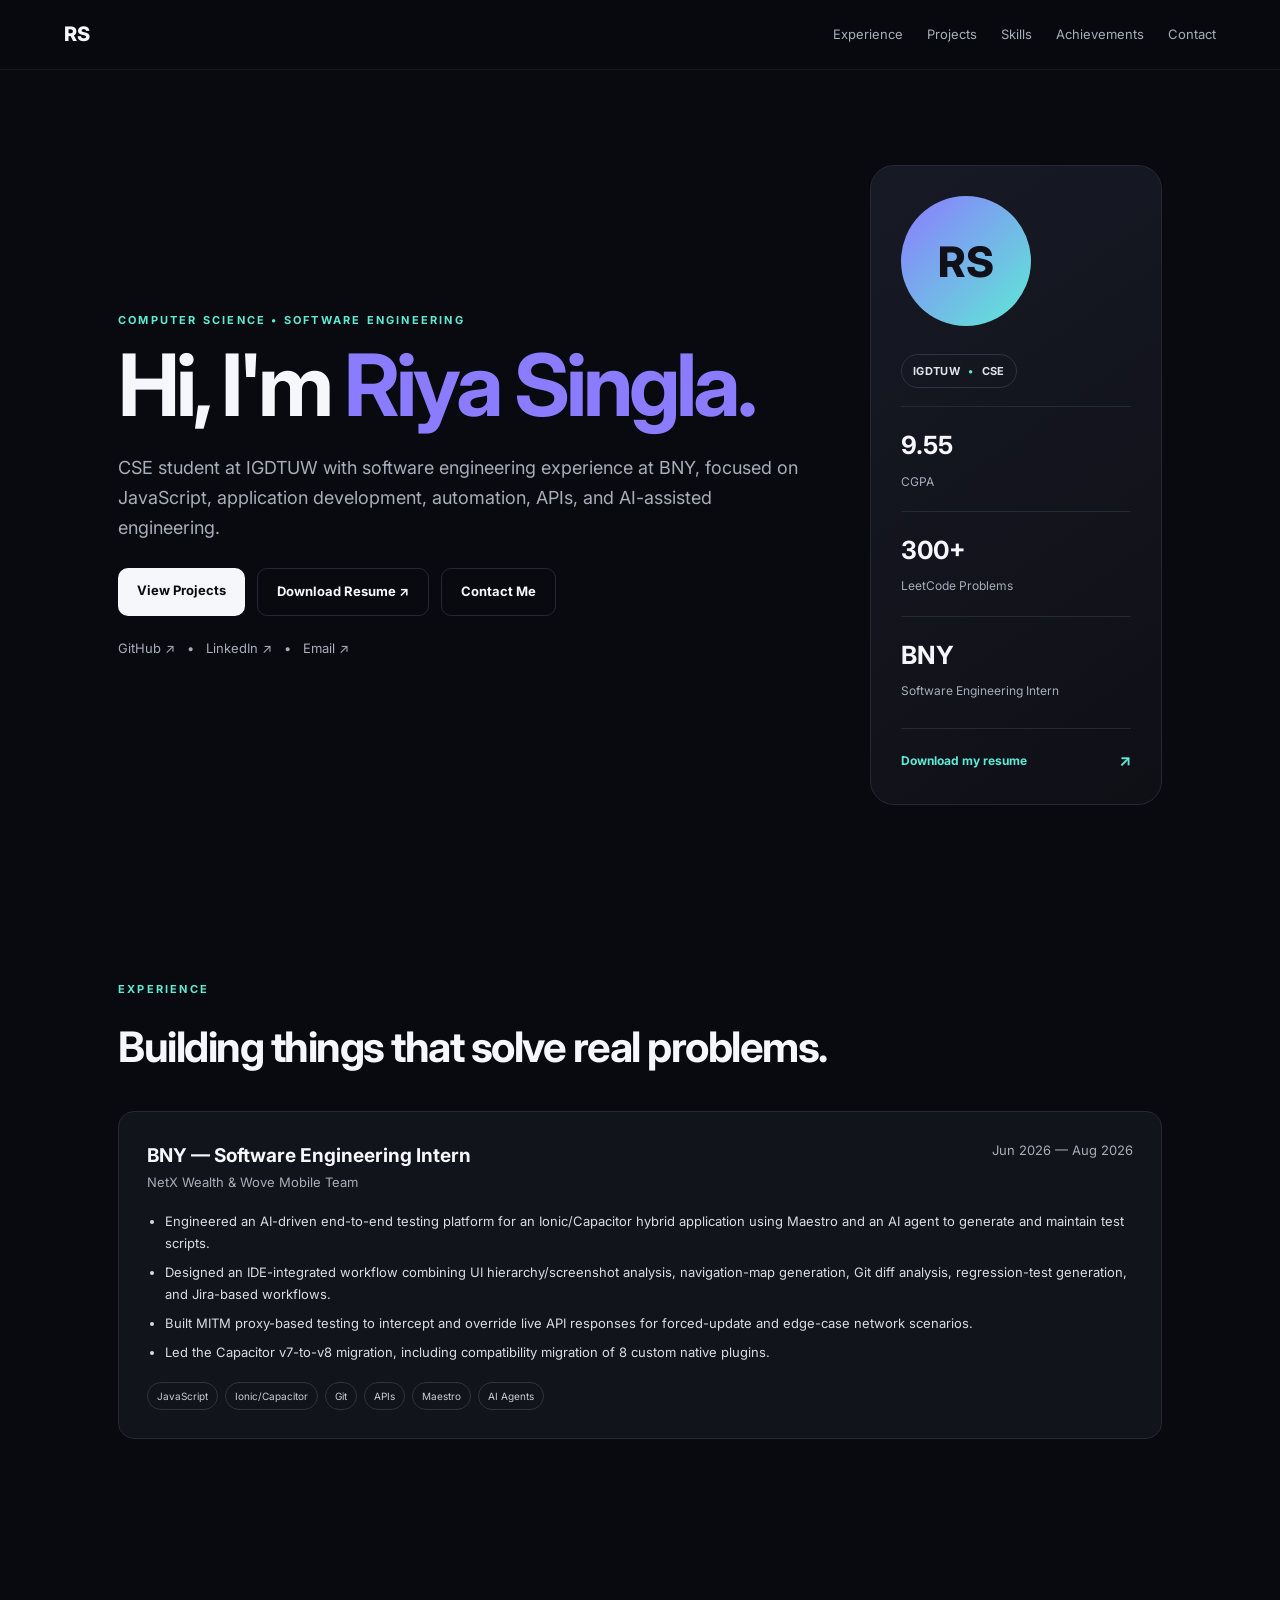
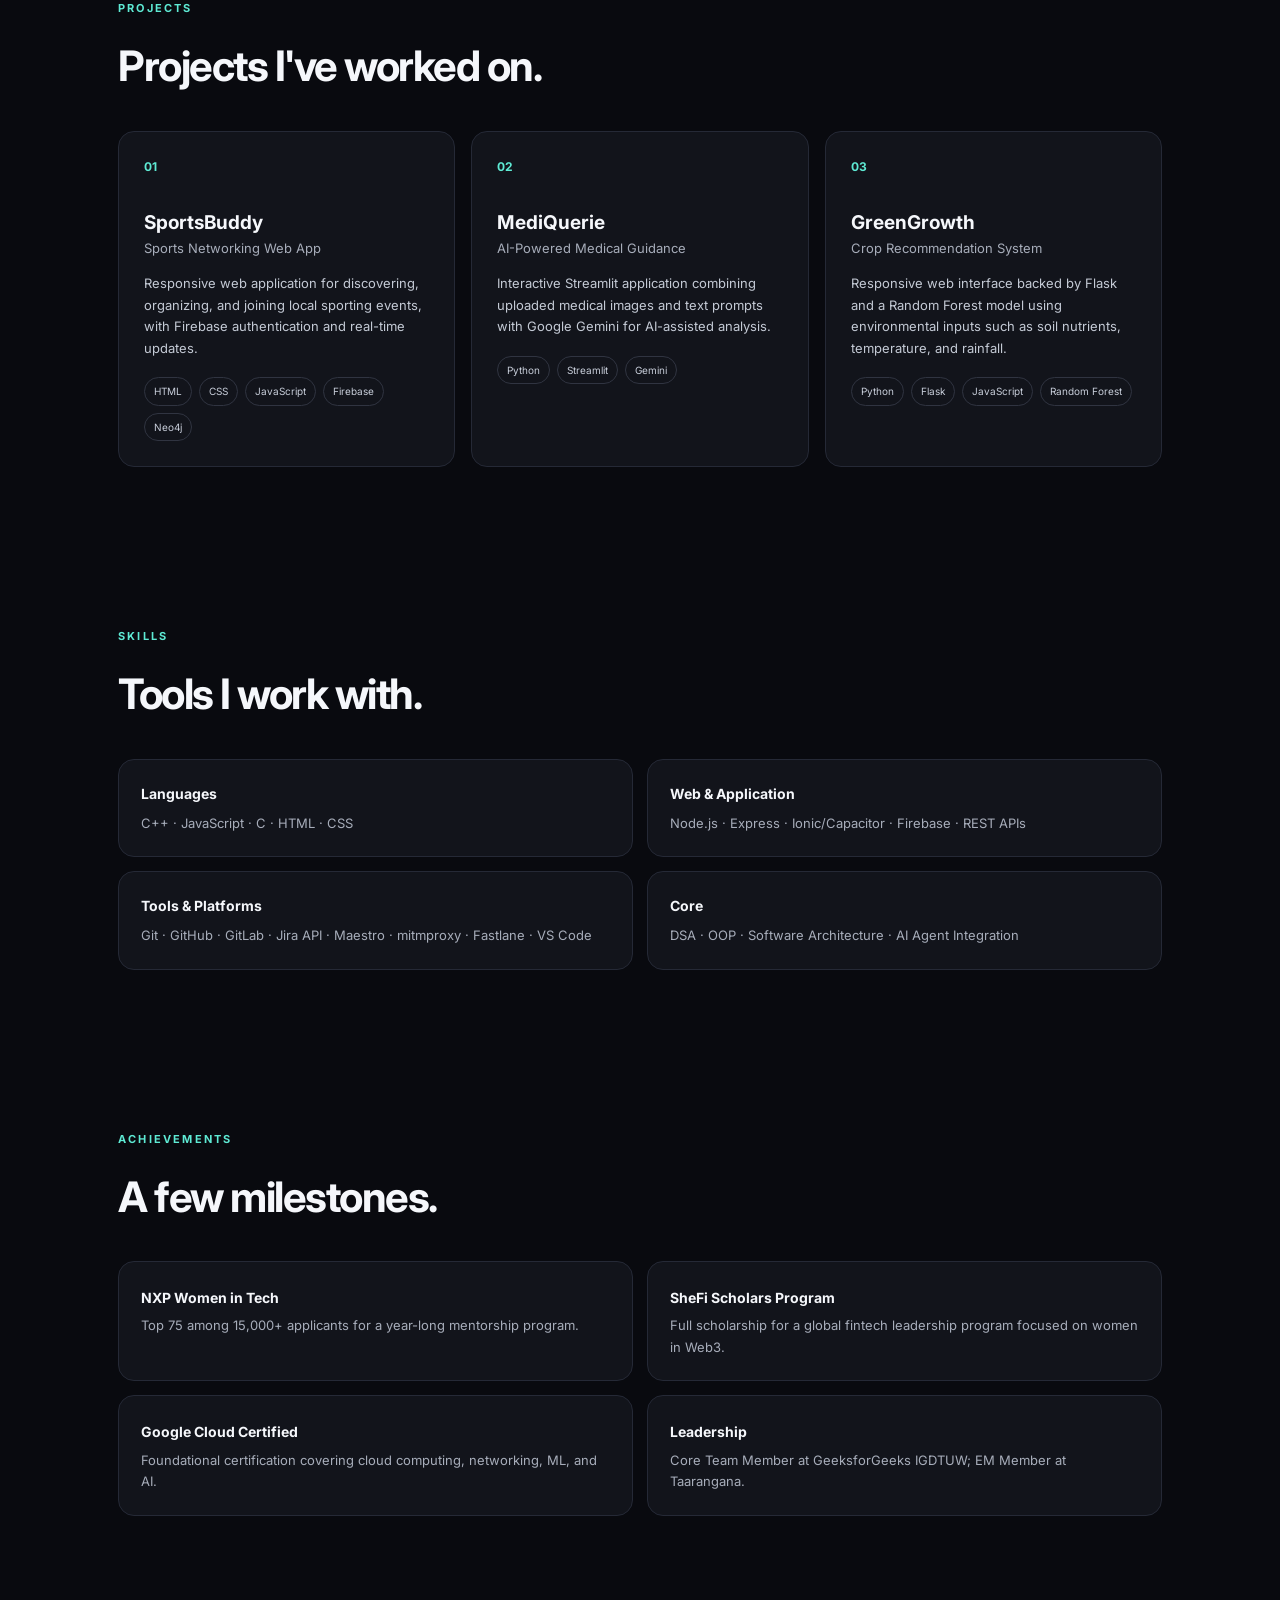
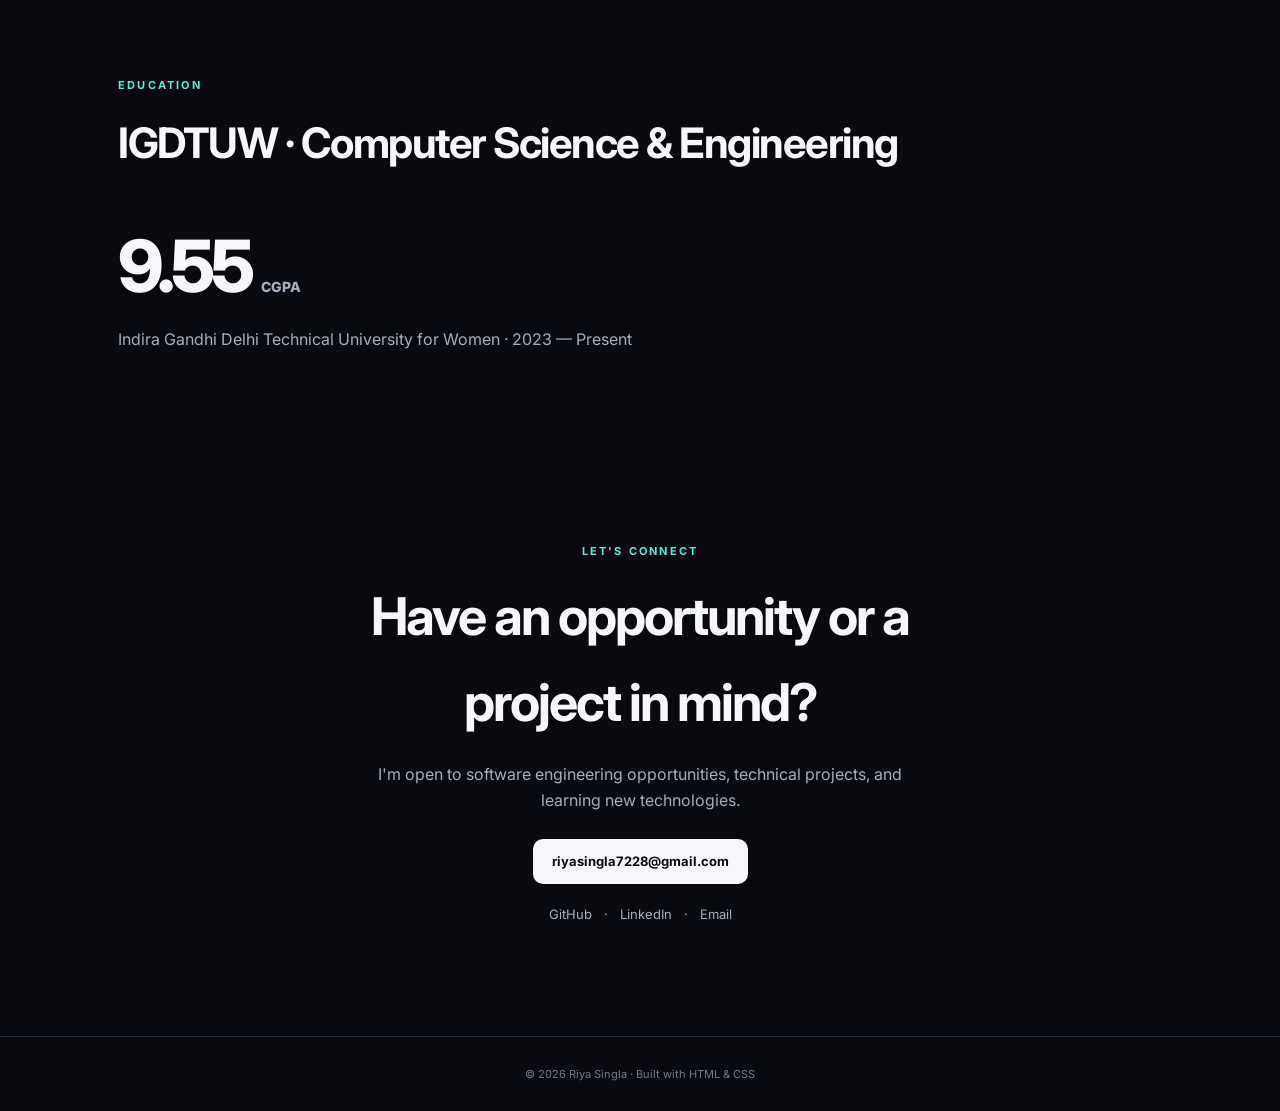
<file: index.html>
<!DOCTYPE html>
<html lang="en">
<head>
<meta charset="UTF-8">
<meta name="viewport" content="width=device-width, initial-scale=1.0">
<meta name="description" content="Riya Singla — Computer Science student and Software Engineering Intern.">
<title>Riya Singla | Software Engineer</title>
<link rel="preconnect" href="https://fonts.googleapis.com">
<link rel="preconnect" href="https://fonts.gstatic.com" crossorigin>
<link href="https://fonts.googleapis.com/css2?family=Inter:wght@400;500;600;700;800&display=swap" rel="stylesheet">
<link rel="stylesheet" href="style.css">
</head>
<body>
<nav class="nav"><a class="brand" href="#home">RS</a><div class="nav-links">
<a href="#experience">Experience</a><a href="#projects">Projects</a><a href="#skills">Skills</a><a href="#achievements">Achievements</a><a href="#contact">Contact</a>
</div></nav>
<main>
<section id="home" class="hero">
<div><p class="eyebrow">COMPUTER SCIENCE • SOFTWARE ENGINEERING</p>
<h1>Hi, I'm <span>Riya Singla.</span></h1>
<p class="hero-text">CSE student at IGDTUW with software engineering experience at BNY, focused on JavaScript, application development, automation, APIs, and AI-assisted engineering.</p>
<div class="buttons"><a class="btn primary" href="#projects">View Projects</a><a class="btn secondary" href="Riya_Singla_Resume.pdf" target="_blank" rel="noopener">Download Resume ↗</a><a class="btn secondary" href="mailto:riyasingla7228@gmail.com">Contact Me</a></div>
<div class="quick-links"><a href="https://github.com/Riya2421" target="_blank" rel="noopener">GitHub ↗</a><span>•</span><a href="https://www.linkedin.com/in/riya-singla-852232288" target="_blank" rel="noopener">LinkedIn ↗</a><span>•</span><a href="mailto:riyasingla7228@gmail.com">Email ↗</a></div></div>
<div class="hero-card"><div class="avatar">RS</div><div class="college-badge">IGDTUW <span>•</span> CSE</div><div class="stat"><strong>9.55</strong><span>CGPA</span></div><div class="stat"><strong>300+</strong><span>LeetCode Problems</span></div><div class="stat"><strong>BNY</strong><span>Software Engineering Intern</span></div><a class="resume-card-btn" href="Riya_Singla_Resume.pdf" target="_blank" rel="noopener">Download my resume <span>↗</span></a></div>
</section>
<section id="experience" class="section"><p class="eyebrow">EXPERIENCE</p><h2>Building things that solve real problems.</h2>
<article class="experience-card"><div class="card-top"><div><h3>BNY — Software Engineering Intern</h3><p>NetX Wealth & Wove Mobile Team</p></div><span>Jun 2026 — Aug 2026</span></div>
<ul><li>Engineered an AI-driven end-to-end testing platform for an Ionic/Capacitor hybrid application using Maestro and an AI agent to generate and maintain test scripts.</li><li>Designed an IDE-integrated workflow combining UI hierarchy/screenshot analysis, navigation-map generation, Git diff analysis, regression-test generation, and Jira-based workflows.</li><li>Built MITM proxy-based testing to intercept and override live API responses for forced-update and edge-case network scenarios.</li><li>Led the Capacitor v7-to-v8 migration, including compatibility migration of 8 custom native plugins.</li></ul>
<div class="tags"><span>JavaScript</span><span>Ionic/Capacitor</span><span>Git</span><span>APIs</span><span>Maestro</span><span>AI Agents</span></div></article></section>
<section id="projects" class="section"><p class="eyebrow">PROJECTS</p><h2>Projects I've worked on.</h2><div class="project-grid">
<article class="project-card"><div class="project-number">01</div><h3>SportsBuddy</h3><p class="muted">Sports Networking Web App</p><p>Responsive web application for discovering, organizing, and joining local sporting events, with Firebase authentication and real-time updates.</p><div class="tags"><span>HTML</span><span>CSS</span><span>JavaScript</span><span>Firebase</span><span>Neo4j</span></div></article>
<article class="project-card"><div class="project-number">02</div><h3>MediQuerie</h3><p class="muted">AI-Powered Medical Guidance</p><p>Interactive Streamlit application combining uploaded medical images and text prompts with Google Gemini for AI-assisted analysis.</p><div class="tags"><span>Python</span><span>Streamlit</span><span>Gemini</span></div></article>
<article class="project-card"><div class="project-number">03</div><h3>GreenGrowth</h3><p class="muted">Crop Recommendation System</p><p>Responsive web interface backed by Flask and a Random Forest model using environmental inputs such as soil nutrients, temperature, and rainfall.</p><div class="tags"><span>Python</span><span>Flask</span><span>JavaScript</span><span>Random Forest</span></div></article>
</div></section>
<section id="skills" class="section"><p class="eyebrow">SKILLS</p><h2>Tools I work with.</h2><div class="skills-grid">
<div><h3>Languages</h3><p>C++ · JavaScript · C · HTML · CSS</p></div><div><h3>Web & Application</h3><p>Node.js · Express · Ionic/Capacitor · Firebase · REST APIs</p></div><div><h3>Tools & Platforms</h3><p>Git · GitHub · GitLab · Jira API · Maestro · mitmproxy · Fastlane · VS Code</p></div><div><h3>Core</h3><p>DSA · OOP · Software Architecture · AI Agent Integration</p></div>
</div></section>
<section id="achievements" class="section"><p class="eyebrow">ACHIEVEMENTS</p><h2>A few milestones.</h2><div class="achievement-list">
<div><strong>NXP Women in Tech</strong><p>Top 75 among 15,000+ applicants for a year-long mentorship program.</p></div><div><strong>SheFi Scholars Program</strong><p>Full scholarship for a global fintech leadership program focused on women in Web3.</p></div><div><strong>Google Cloud Certified</strong><p>Foundational certification covering cloud computing, networking, ML, and AI.</p></div><div><strong>Leadership</strong><p>Core Team Member at GeeksforGeeks IGDTUW; EM Member at Taarangana.</p></div>
</div></section>
<section class="section education"><p class="eyebrow">EDUCATION</p><h2>IGDTUW · Computer Science & Engineering</h2><p class="big-number">9.55 <span>CGPA</span></p><p>Indira Gandhi Delhi Technical University for Women · 2023 — Present</p></section>
<section id="contact" class="contact"><p class="eyebrow">LET'S CONNECT</p><h2>Have an opportunity or a project in mind?</h2><p>I'm open to software engineering opportunities, technical projects, and learning new technologies.</p><a class="btn primary" href="mailto:riyasingla7228@gmail.com">riyasingla7228@gmail.com</a><div class="contact-links"><a href="https://github.com/Riya2421" target="_blank" rel="noopener">GitHub</a><span>·</span><a href="https://www.linkedin.com/in/riya-singla-852232288" target="_blank" rel="noopener">LinkedIn</a><span>·</span><a href="mailto:riyasingla7228@gmail.com">Email</a></div></section>
</main><footer>© 2026 Riya Singla · Built with HTML & CSS</footer>
</body></html>
</file>
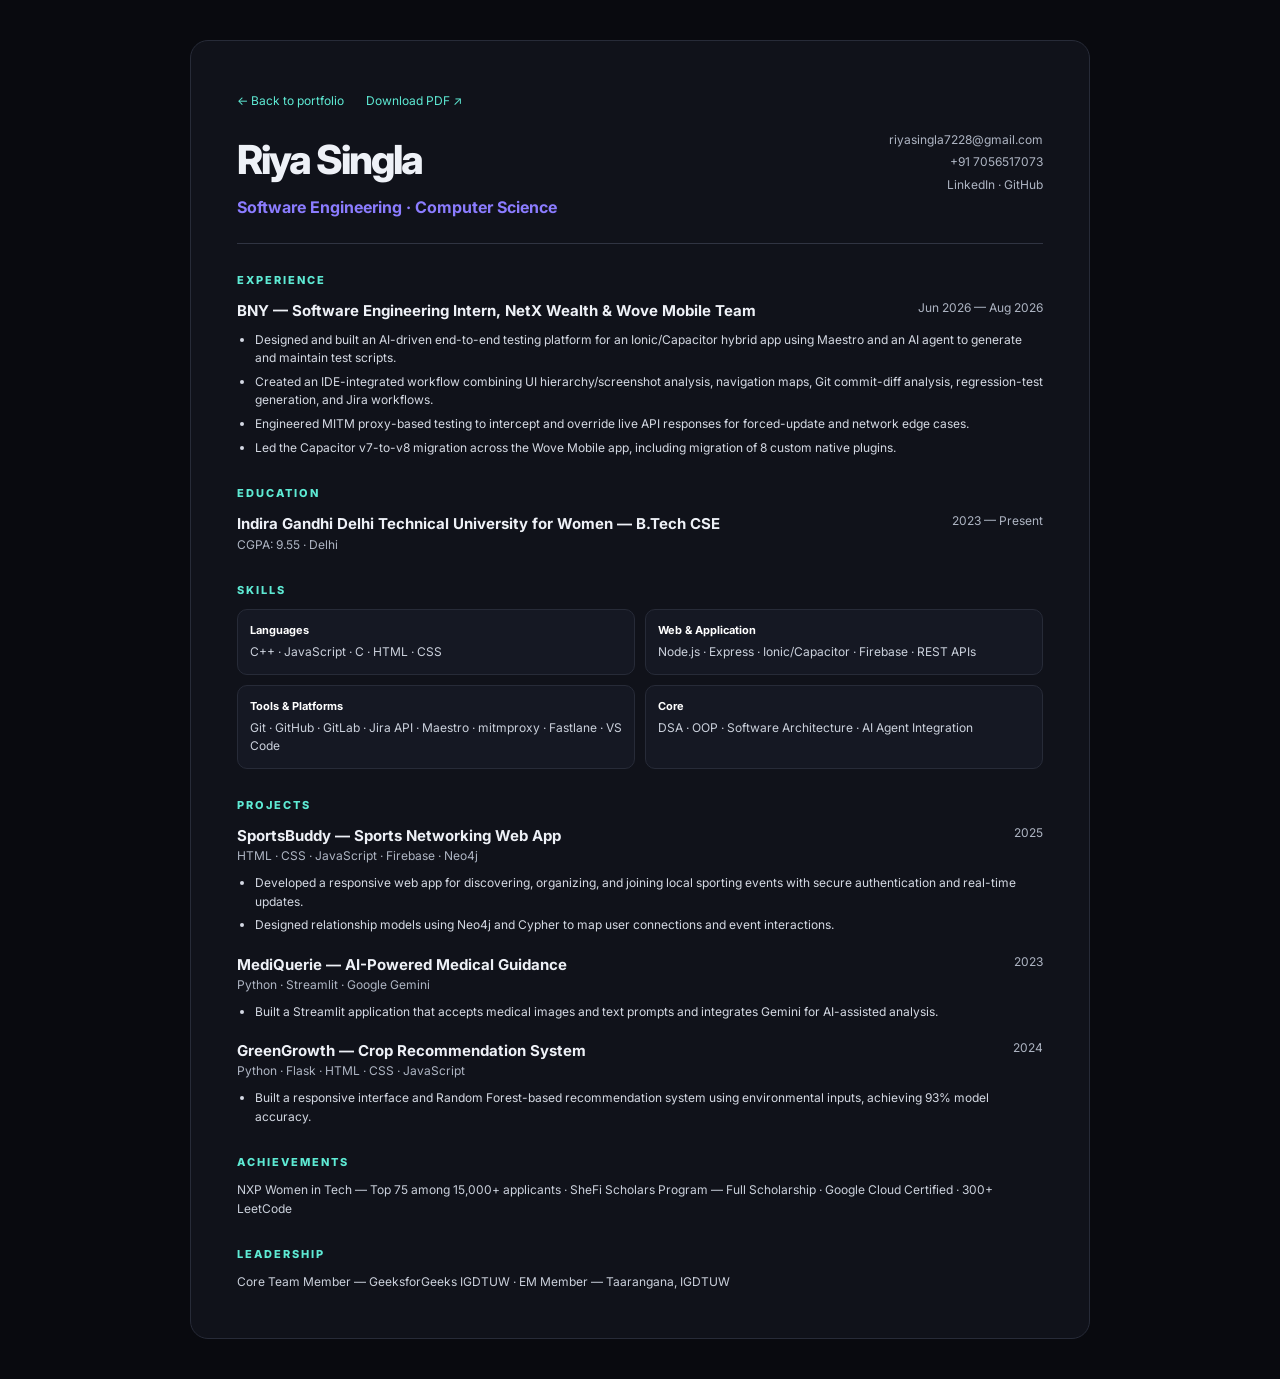
<file: resume.html>
<!DOCTYPE html>
<html lang="en">
<head>
<meta charset="UTF-8"><meta name="viewport" content="width=device-width,initial-scale=1.0">
<title>Riya Singla | Resume</title>
<link rel="preconnect" href="https://fonts.googleapis.com"><link rel="preconnect" href="https://fonts.gstatic.com" crossorigin>
<link href="https://fonts.googleapis.com/css2?family=Inter:wght@400;500;600;700;800&display=swap" rel="stylesheet">
<style>
*{box-sizing:border-box}body{margin:0;background:#090a0f;color:#eef1f7;font-family:Inter,Arial,sans-serif;line-height:1.55}.page{max-width:900px;margin:40px auto;padding:46px;background:#10121a;border:1px solid #272b38;border-radius:18px}.top{display:flex;justify-content:space-between;gap:30px;align-items:flex-start;border-bottom:1px solid #303442;padding-bottom:24px}.name{font-size:40px;font-weight:800;letter-spacing:-2px}.role{color:#8b7cff;font-weight:700;margin-top:4px}.contact{text-align:right;color:#aeb5c3;font-size:12px;line-height:1.9}.contact a{color:inherit;text-decoration:none}.section{margin-top:28px}.label{font-size:11px;letter-spacing:2px;color:#5eead4;font-weight:800;margin-bottom:10px}.item{margin-bottom:18px}.item-head{display:flex;justify-content:space-between;gap:20px}.item h3{font-size:15px;margin:0}.date{color:#aeb5c3;font-size:12px}.sub{color:#aeb5c3;font-size:12px}.item ul{margin:8px 0 0;padding-left:18px;color:#d4d9e3;font-size:12px}.item li{margin:5px 0}.skills{display:grid;grid-template-columns:1fr 1fr;gap:10px}.skill{background:#151823;border:1px solid #272b38;border-radius:10px;padding:12px;font-size:12px;color:#cbd1dc}.skill strong{display:block;color:#fff;margin-bottom:4px;font-size:11px}.tags{color:#cbd1dc;font-size:12px}.back{display:inline-block;margin-bottom:18px;color:#5eead4;font-size:12px;text-decoration:none}@media(max-width:700px){.page{margin:0;border-radius:0;padding:28px 20px}.top{flex-direction:column}.contact{text-align:left}.item-head{flex-direction:column;gap:2px}.skills{grid-template-columns:1fr}.name{font-size:32px}}
</style></head>
<body><div class="page">
<a class="back" href="index.html">← Back to portfolio</a> <a class="back" href="Riya_Singla_Resume.pdf" target="_blank" rel="noopener" style="margin-left:18px">Download PDF ↗</a>
<div class="top"><div><div class="name">Riya Singla</div><div class="role">Software Engineering · Computer Science</div></div>
<div class="contact">riyasingla7228@gmail.com<br>+91 7056517073<br><a href="https://www.linkedin.com/in/riya-singla-852232288">LinkedIn</a> · <a href="https://github.com/Riya2421">GitHub</a></div></div>

<div class="section"><div class="label">EXPERIENCE</div><div class="item"><div class="item-head"><h3>BNY — Software Engineering Intern, NetX Wealth & Wove Mobile Team</h3><span class="date">Jun 2026 — Aug 2026</span></div>
<ul><li>Designed and built an AI-driven end-to-end testing platform for an Ionic/Capacitor hybrid app using Maestro and an AI agent to generate and maintain test scripts.</li><li>Created an IDE-integrated workflow combining UI hierarchy/screenshot analysis, navigation maps, Git commit-diff analysis, regression-test generation, and Jira workflows.</li><li>Engineered MITM proxy-based testing to intercept and override live API responses for forced-update and network edge cases.</li><li>Led the Capacitor v7-to-v8 migration across the Wove Mobile app, including migration of 8 custom native plugins.</li></ul></div></div>

<div class="section"><div class="label">EDUCATION</div><div class="item"><div class="item-head"><h3>Indira Gandhi Delhi Technical University for Women — B.Tech CSE</h3><span class="date">2023 — Present</span></div><div class="sub">CGPA: 9.55 · Delhi</div></div></div>

<div class="section"><div class="label">SKILLS</div><div class="skills">
<div class="skill"><strong>Languages</strong>C++ · JavaScript · C · HTML · CSS</div>
<div class="skill"><strong>Web & Application</strong>Node.js · Express · Ionic/Capacitor · Firebase · REST APIs</div>
<div class="skill"><strong>Tools & Platforms</strong>Git · GitHub · GitLab · Jira API · Maestro · mitmproxy · Fastlane · VS Code</div>
<div class="skill"><strong>Core</strong>DSA · OOP · Software Architecture · AI Agent Integration</div></div></div>

<div class="section"><div class="label">PROJECTS</div>
<div class="item"><div class="item-head"><h3>SportsBuddy — Sports Networking Web App</h3><span class="date">2025</span></div><div class="sub">HTML · CSS · JavaScript · Firebase · Neo4j</div><ul><li>Developed a responsive web app for discovering, organizing, and joining local sporting events with secure authentication and real-time updates.</li><li>Designed relationship models using Neo4j and Cypher to map user connections and event interactions.</li></ul></div>
<div class="item"><div class="item-head"><h3>MediQuerie — AI-Powered Medical Guidance</h3><span class="date">2023</span></div><div class="sub">Python · Streamlit · Google Gemini</div><ul><li>Built a Streamlit application that accepts medical images and text prompts and integrates Gemini for AI-assisted analysis.</li></ul></div>
<div class="item"><div class="item-head"><h3>GreenGrowth — Crop Recommendation System</h3><span class="date">2024</span></div><div class="sub">Python · Flask · HTML · CSS · JavaScript</div><ul><li>Built a responsive interface and Random Forest-based recommendation system using environmental inputs, achieving 93% model accuracy.</li></ul></div></div>

<div class="section"><div class="label">ACHIEVEMENTS</div><div class="tags">NXP Women in Tech — Top 75 among 15,000+ applicants · SheFi Scholars Program — Full Scholarship · Google Cloud Certified · 300+ LeetCode</div></div>
<div class="section"><div class="label">LEADERSHIP</div><div class="tags">Core Team Member — GeeksforGeeks IGDTUW · EM Member — Taarangana, IGDTUW</div></div>
</div></body></html>
</file>
<file: style.css>
*{box-sizing:border-box;margin:0;padding:0} :root{--bg:#090a0f;--panel:#12141b;--text:#f5f7fb;--muted:#a7adba;--line:#252936;--accent:#8b7cff;--accent2:#5eead4} html{scroll-behavior:smooth}body{font-family:Inter,Arial,sans-serif;background:var(--bg);color:var(--text);line-height:1.65}a{color:inherit;text-decoration:none}.nav{position:sticky;top:0;z-index:10;display:flex;justify-content:space-between;align-items:center;padding:18px 5vw;background:rgba(9,10,15,.88);backdrop-filter:blur(14px);border-bottom:1px solid rgba(255,255,255,.06)}.brand{font-weight:800;font-size:20px}.nav-links{display:flex;gap:24px;font-size:13px;color:var(--muted)}.nav-links a:hover,.quick-links a:hover,.contact-links a:hover{color:var(--text)}main{max-width:1100px;margin:auto;padding:0 28px}.hero{min-height:calc(100vh - 70px);display:grid;grid-template-columns:1.4fr .6fr;gap:70px;align-items:center;padding:80px 0}.eyebrow{font-size:11px;letter-spacing:2.2px;font-weight:700;color:var(--accent2);margin-bottom:14px}h1{font-size:clamp(48px,8vw,86px);line-height:.98;letter-spacing:-4px}h1 span{color:var(--accent)}.hero-text{font-size:18px;color:var(--muted);max-width:680px;margin:26px 0}.buttons{display:flex;gap:12px;flex-wrap:wrap}.btn{display:inline-block;padding:12px 19px;border-radius:10px;font-weight:700;font-size:13px}.primary{background:var(--text);color:#0b0b10}.secondary{border:1px solid var(--line)}.quick-links{display:flex;gap:12px;margin-top:22px;font-size:13px;color:var(--muted)}.hero-card{background:linear-gradient(145deg,#171925,#0f1016);border:1px solid var(--line);border-radius:24px;padding:30px}.college-badge{display:inline-flex;gap:8px;align-items:center;margin:-8px 0 18px;padding:7px 11px;border:1px solid #303441;border-radius:999px;color:#dfe3ec;font-size:11px;font-weight:700;letter-spacing:.4px}.college-badge span{color:var(--accent2)}.avatar{height:130px;width:130px;border-radius:50%;display:grid;place-items:center;font-size:42px;font-weight:800;background:linear-gradient(135deg,var(--accent),var(--accent2));color:#101018;margin-bottom:30px}.stat{border-top:1px solid var(--line);padding:18px 0}.stat strong{display:block;font-size:25px}.stat span{font-size:12px;color:var(--muted)}.resume-card-btn{display:flex;justify-content:space-between;align-items:center;margin-top:8px;padding-top:18px;border-top:1px solid var(--line);font-size:12px;font-weight:700;color:var(--accent2)}.resume-card-btn span{font-size:16px}.section{padding:80px 0}.section h2{font-size:clamp(27px,4vw,42px);letter-spacing:-1.5px;margin-bottom:30px}.experience-card,.project-card,.skills-grid>div,.achievement-list>div{background:var(--panel);border:1px solid var(--line);border-radius:16px}.experience-card{padding:28px}.card-top{display:flex;justify-content:space-between;gap:20px;margin-bottom:18px}.card-top h3,.project-card h3{font-size:19px}.card-top p,.card-top>span,.muted{color:var(--muted);font-size:13px}ul{padding-left:18px;color:#d8dce5;font-size:13px}li{margin:8px 0}.tags{display:flex;flex-wrap:wrap;gap:7px;margin-top:18px}.tags span{border:1px solid #303441;border-radius:999px;padding:5px 9px;font-size:10px;color:#c8ceda}.project-grid{display:grid;grid-template-columns:repeat(3,1fr);gap:16px}.project-card{padding:25px;min-height:300px}.project-number{color:var(--accent2);font-size:12px;font-weight:700;margin-bottom:30px}.project-card p:not(.muted){font-size:13px;color:#c4cad5;margin-top:14px}.skills-grid{display:grid;grid-template-columns:1fr 1fr;gap:14px}.skills-grid>div,.achievement-list>div{padding:22px}.skills-grid h3{font-size:14px;margin-bottom:8px}.skills-grid p,.achievement-list p{color:var(--muted);font-size:13px}.achievement-list{display:grid;grid-template-columns:1fr 1fr;gap:14px}.achievement-list strong{font-size:14px}.achievement-list p{margin-top:5px}.big-number{font-size:72px;font-weight:800;letter-spacing:-4px}.big-number span{font-size:14px;letter-spacing:0;color:var(--muted)}.education>p:last-child{color:var(--muted)}.contact{text-align:center;padding:110px 0}.contact h2{font-size:clamp(30px,5vw,52px);letter-spacing:-2px;max-width:700px;margin:0 auto 15px}.contact>p:not(.eyebrow){color:var(--muted);max-width:580px;margin:0 auto 25px}.contact-links{margin-top:20px;display:flex;justify-content:center;gap:12px;color:var(--muted);font-size:13px}footer{text-align:center;border-top:1px solid var(--line);padding:28px;color:#747b89;font-size:11px}@media(max-width:800px){.nav-links{display:none}.hero{grid-template-columns:1fr;padding:65px 0}.hero-card{max-width:420px}.project-grid,.skills-grid,.achievement-list{grid-template-columns:1fr}.section{padding:60px 0}h1{letter-spacing:-2.5px}.card-top{flex-direction:column;gap:4px}}
</file>
